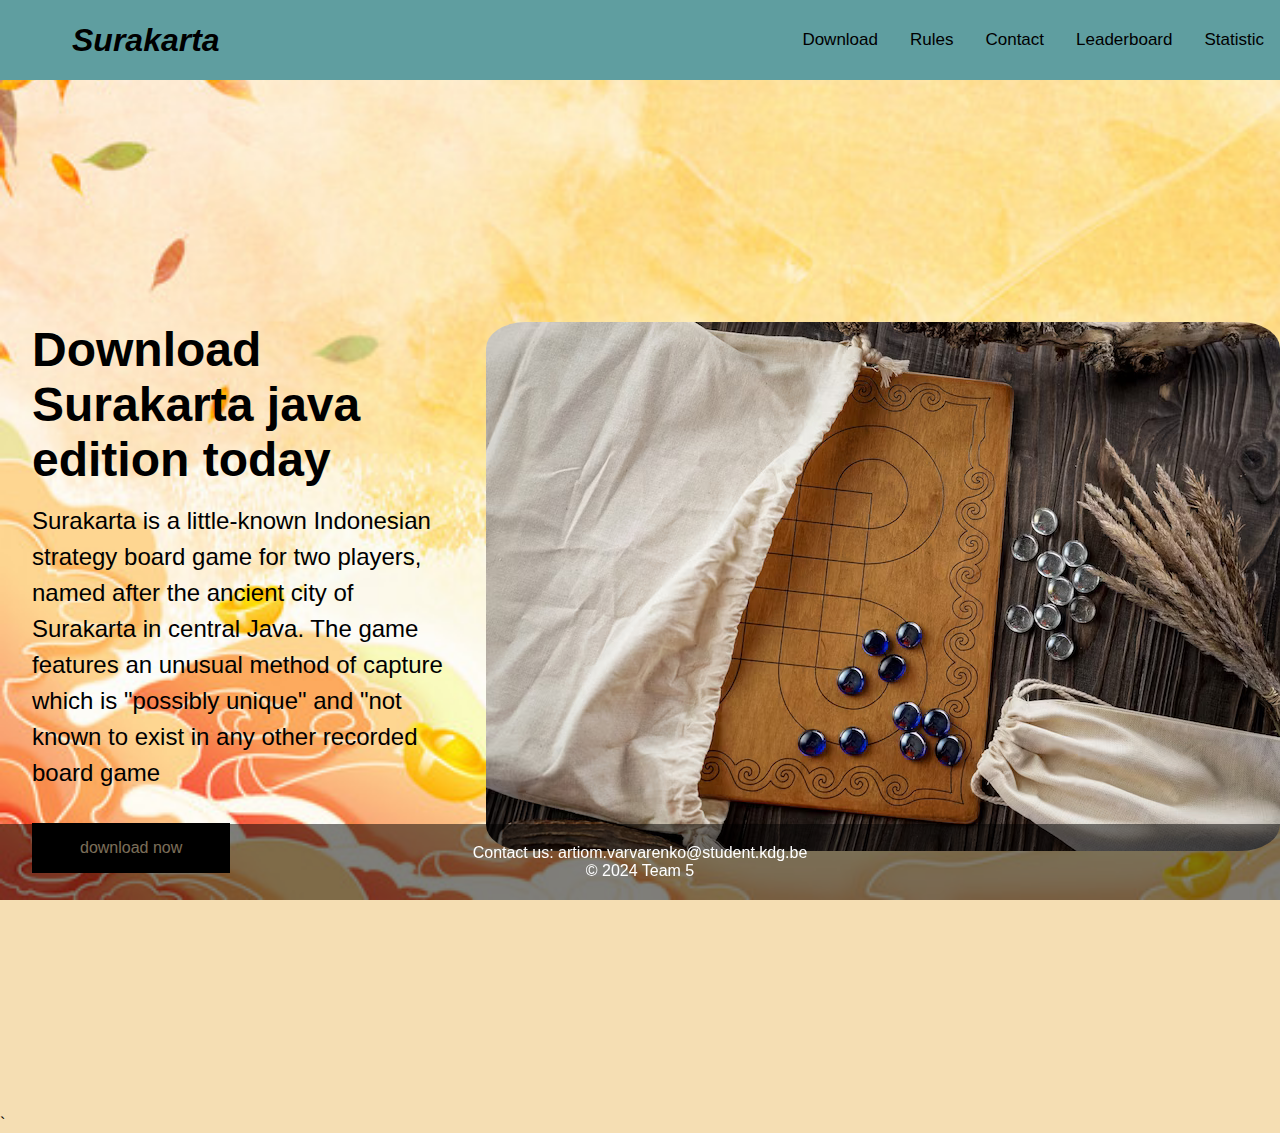
<file: index.html>
<!DOCTYPE html>
<html lang="en">
<head>
    <meta charset="UTF-8">
    <meta name="viewport" content="width=device-width, initial-scale=1.0" />
    <link rel="stylesheet" href="css/index.css">

    <title>Surakarta</title>
</head>
<body>
<nav class="nav">
    <button class="logo"><a style="text-decoration: none" href="index.html">Surakarta</a></button>
    <ul class="nav">
        <li class="nav-item">
            <a href="html/download.html">Download</a>
        </li>
        <li class="nav-item">
            <a href="html/rules.html">Rules</a>
        </li>
        <li class="nav-item">
            <a href="html/contact.html">Contact</a>
        </li>
        <li class="nav-item">
            <a href="html/leaderboard.html">Leaderboard</a>
        </li>
        <li class="nav-item">
            <a href="html/statistics.html">Statistic</a>
        </li>
    </ul>
</nav>
<section class="main text">
    <div class="main-container">
        <div class="column-left">
            <h1>Download Surakarta java edition today</h1>
             <p> Surakarta is a little-known Indonesian strategy board game for two players, named after the ancient city of Surakarta in central Java. The game features an unusual method of capture which is "possibly unique" and "not known to exist in any other recorded board game</p>
            <a href="mailto: artiom.varvarenko@student.kdg.be"><button class="download_button"> download now </button></a>
        </div>
        <div class="right-column">
            <img src="img/index-img.png"
                 alt="Surakarta board v1" class="surakarta-image">
        </div>
    </div>`
</section>
<footer class="transparent-footer">
    <p>Contact us: artiom.varvarenko@student.kdg.be</p>
    <p>© 2024 Team 5</p>
</footer>
</body>
</html>
</file>
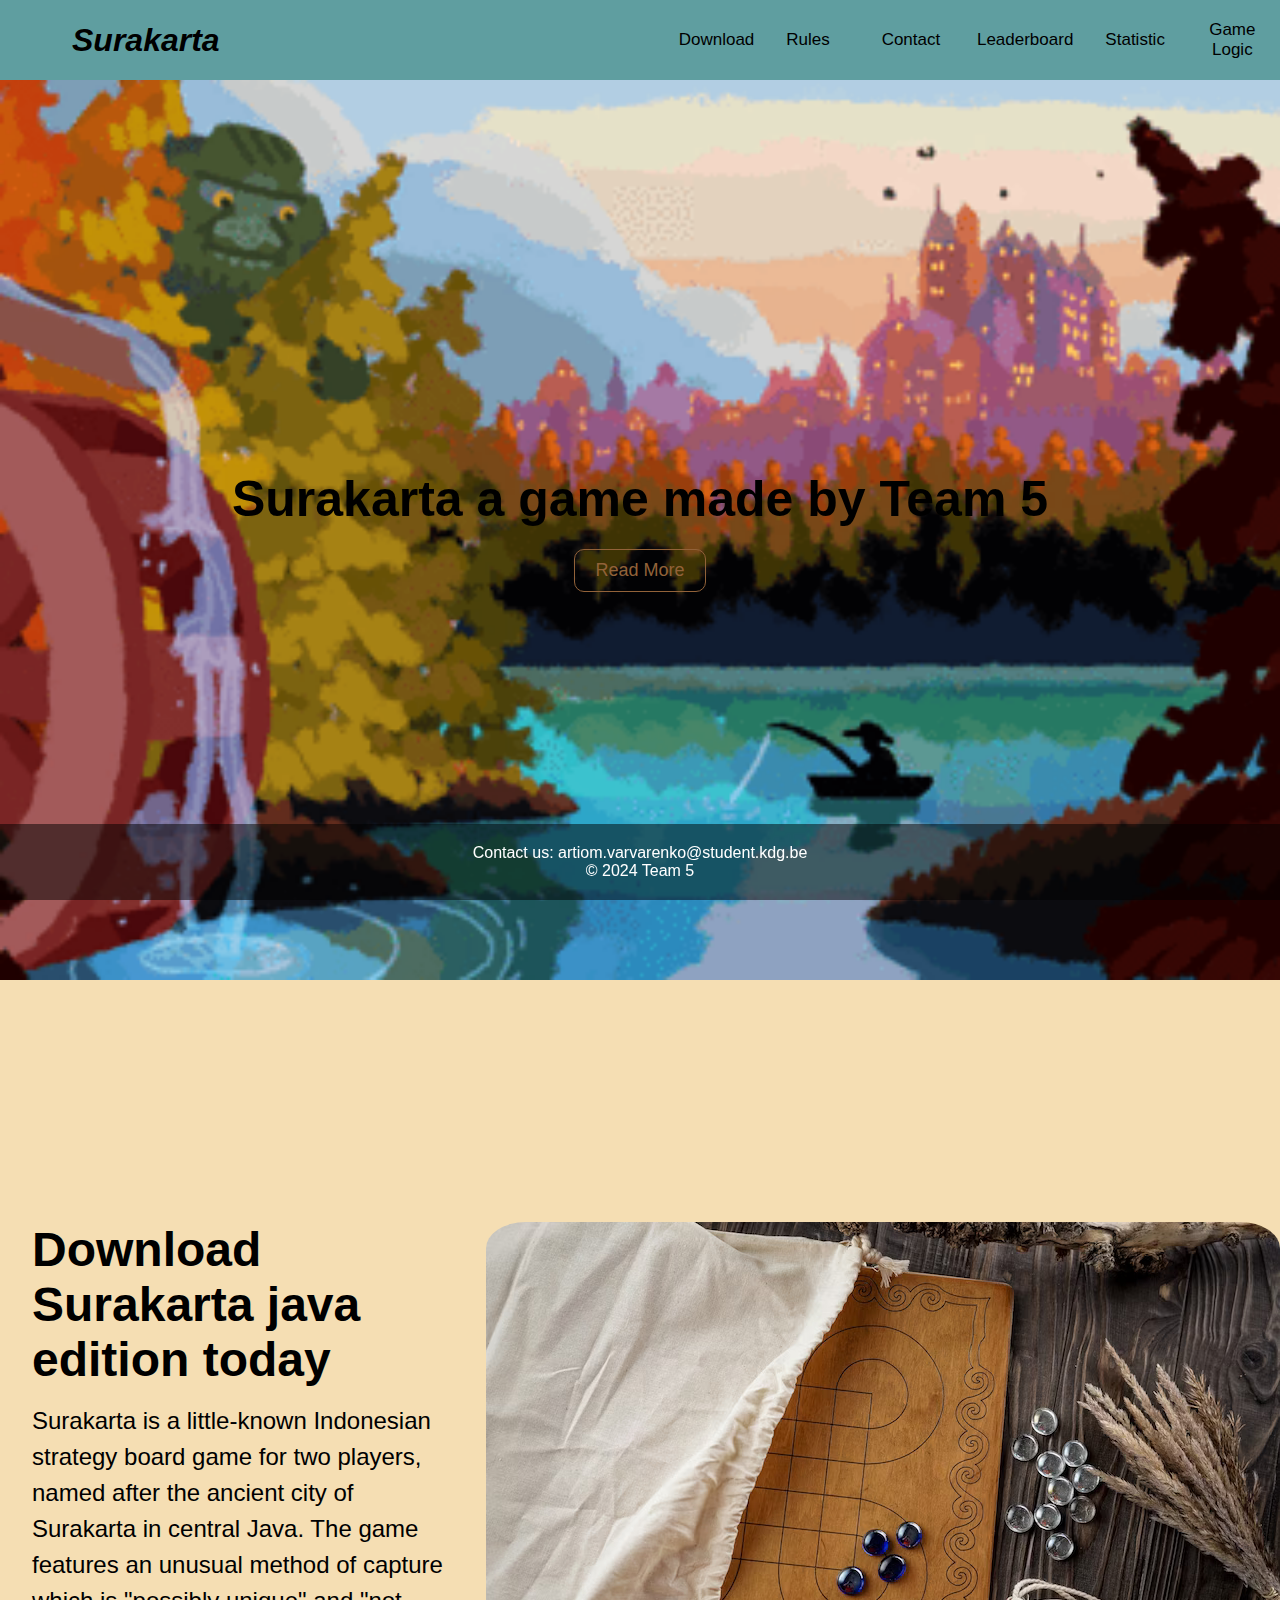
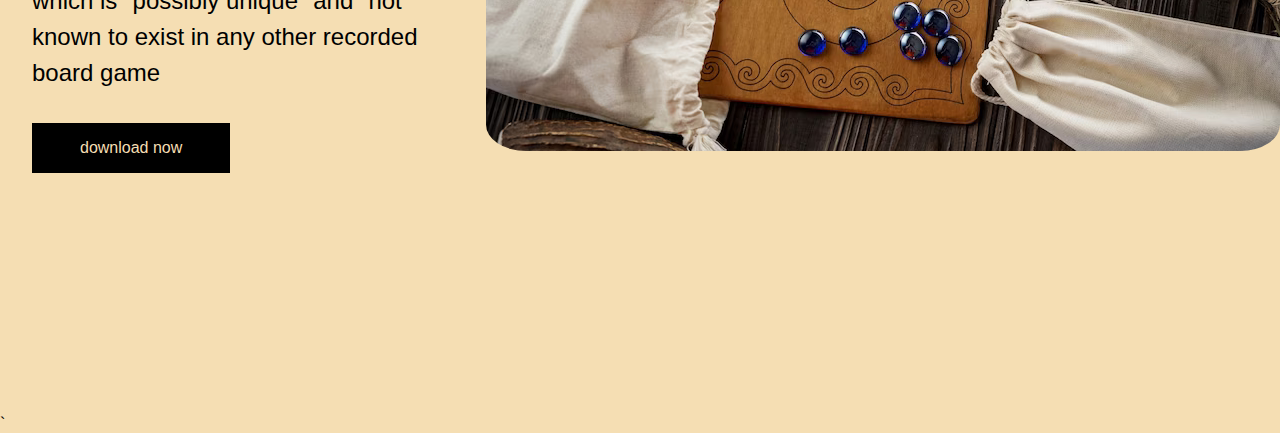
<file: html/index.html>
<!DOCTYPE html>
<html lang="en">
<head>
    <meta charset="UTF-8">
    <meta name="viewport" content="width=device-width, initial-scale=1.0" />
    <link rel="stylesheet" href="../css/index.css">

    <title>Surakarta</title>
</head>
<body>
<nav class="nav">
    <button class="logo"><a style="text-decoration: none" href="index.html">Surakarta</a></button>
    <ul class="nav">
        <li class="nav-item">
            <a href="download.html">Download</a>
        </li>
        <li class="nav-item">
            <a href="rules.html">Rules</a>
        </li>
        <li class="nav-item">
            <a href="contact.html">Contact</a>
        </li>
        <li class="nav-item">
            <a href="leaderboard.html">Leaderboard</a>
        </li>
        <li class="nav-item">
            <a href="statistics.html">Statistic</a>
        </li>
        <li class="nav-item">
            <a href="RulesBasedSystem.html">Game Logic</a>
        </li>
    </ul>
</nav>
<header id="showcase">
    <h1>Surakarta a game made by Team 5</h1>
    <a href="#lol" class="button">Read More</a>
</header>
<section class="main text">
    <div id="lol" class="main-container">
        <div class="column-left">
            <h1>Download Surakarta java edition today</h1>
             <p> Surakarta is a little-known Indonesian strategy board game for two players, named after the ancient city of Surakarta in central Java. The game features an unusual method of capture which is "possibly unique" and "not known to exist in any other recorded board game</p>
            <a href="download.html"><button class="download_button"> download now </button></a>
        </div>
        <div class="right-column">
            <img src="../img/index-img.png"
                 alt="Surakarta board v1" class="surakarta-image">
        </div>
    </div>`
</section>
<footer class="transparent-footer">
    <p>Contact us: artiom.varvarenko@student.kdg.be</p>
    <p>© 2024 Team 5</p>
</footer>
</body>
</html>
</file>
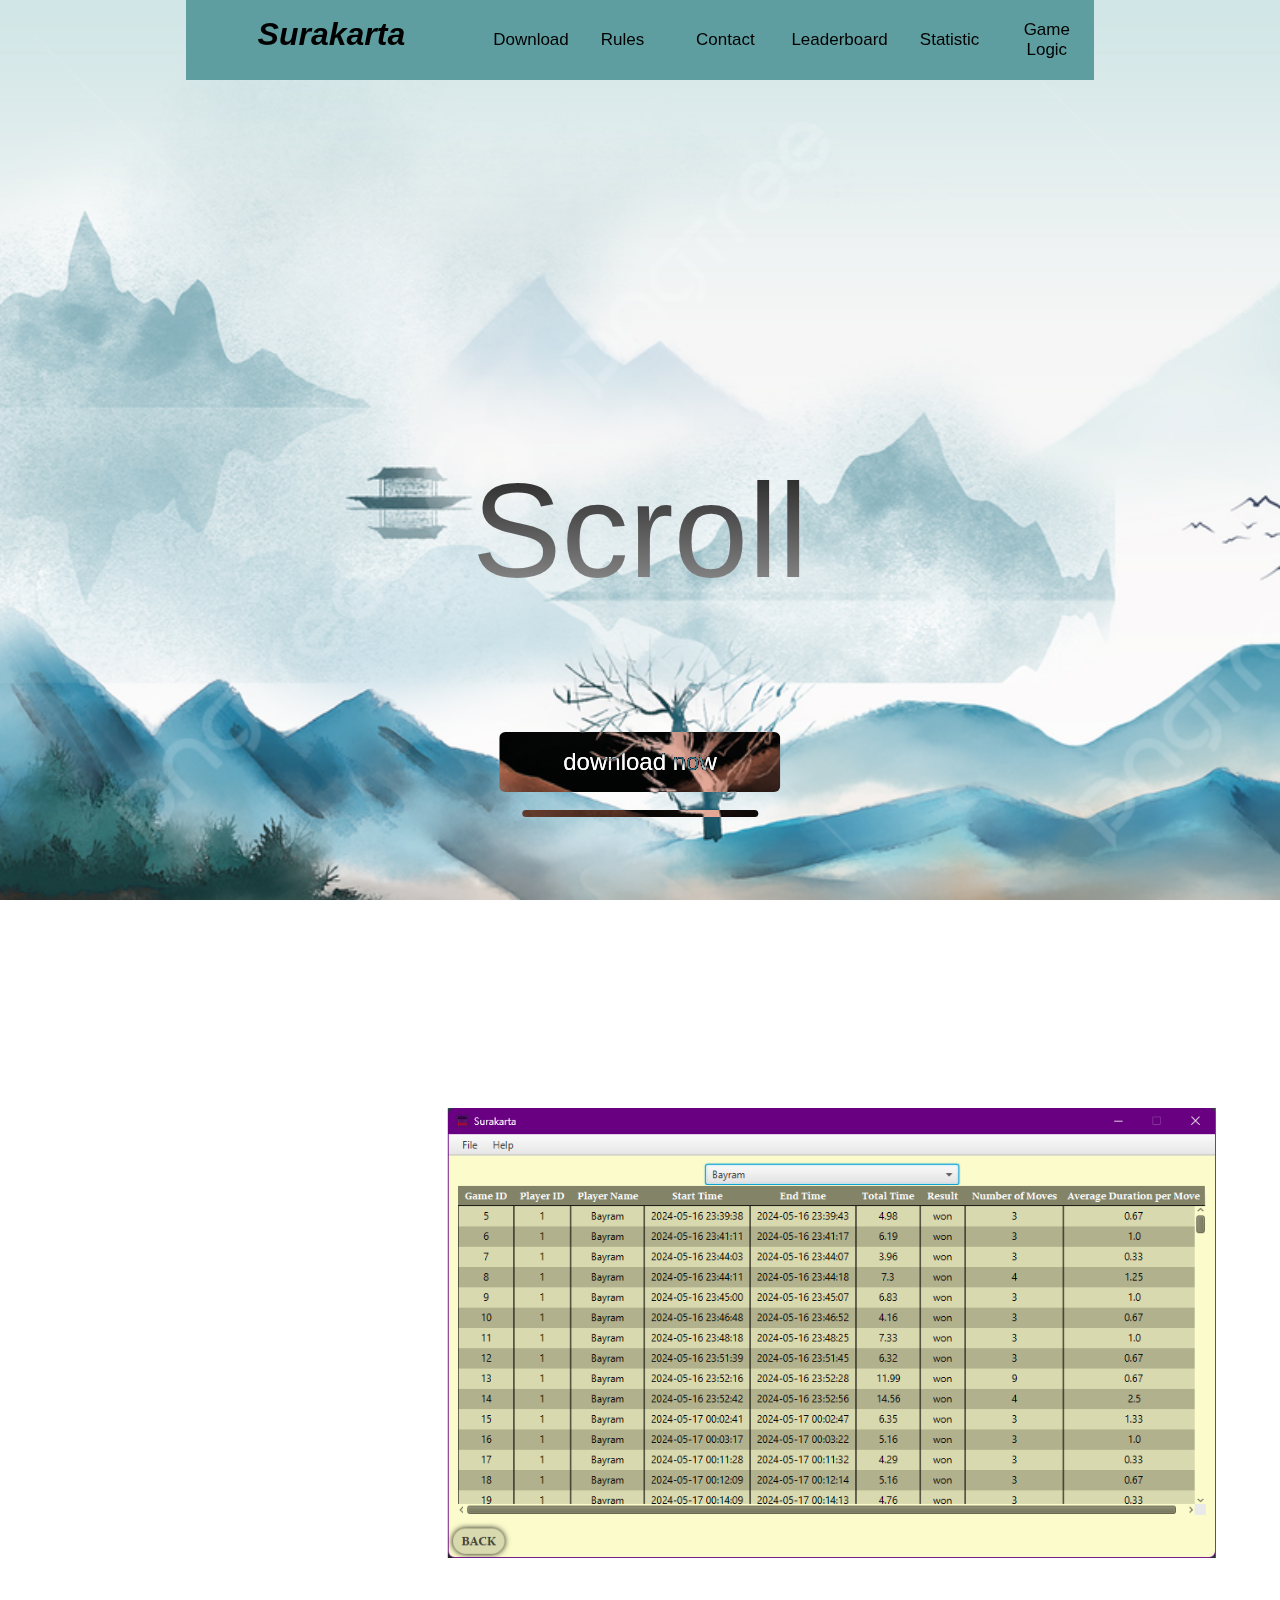
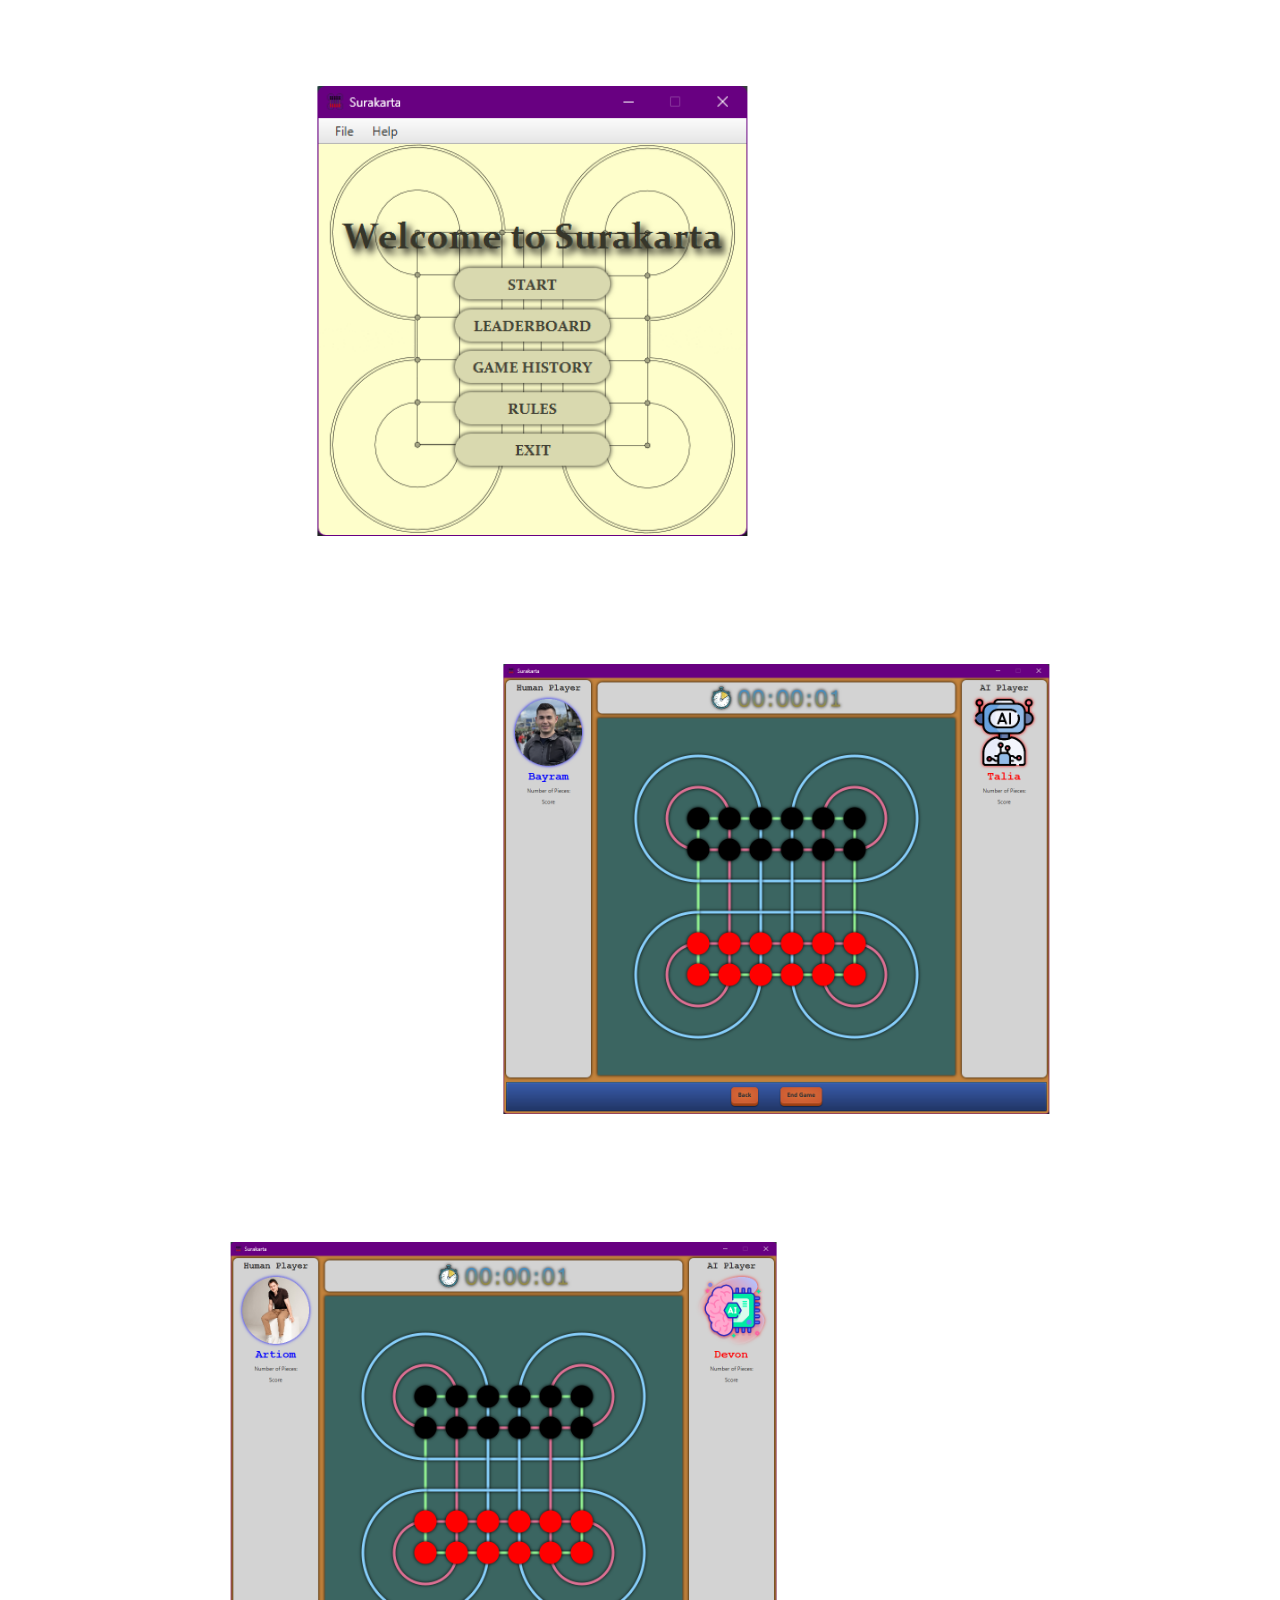
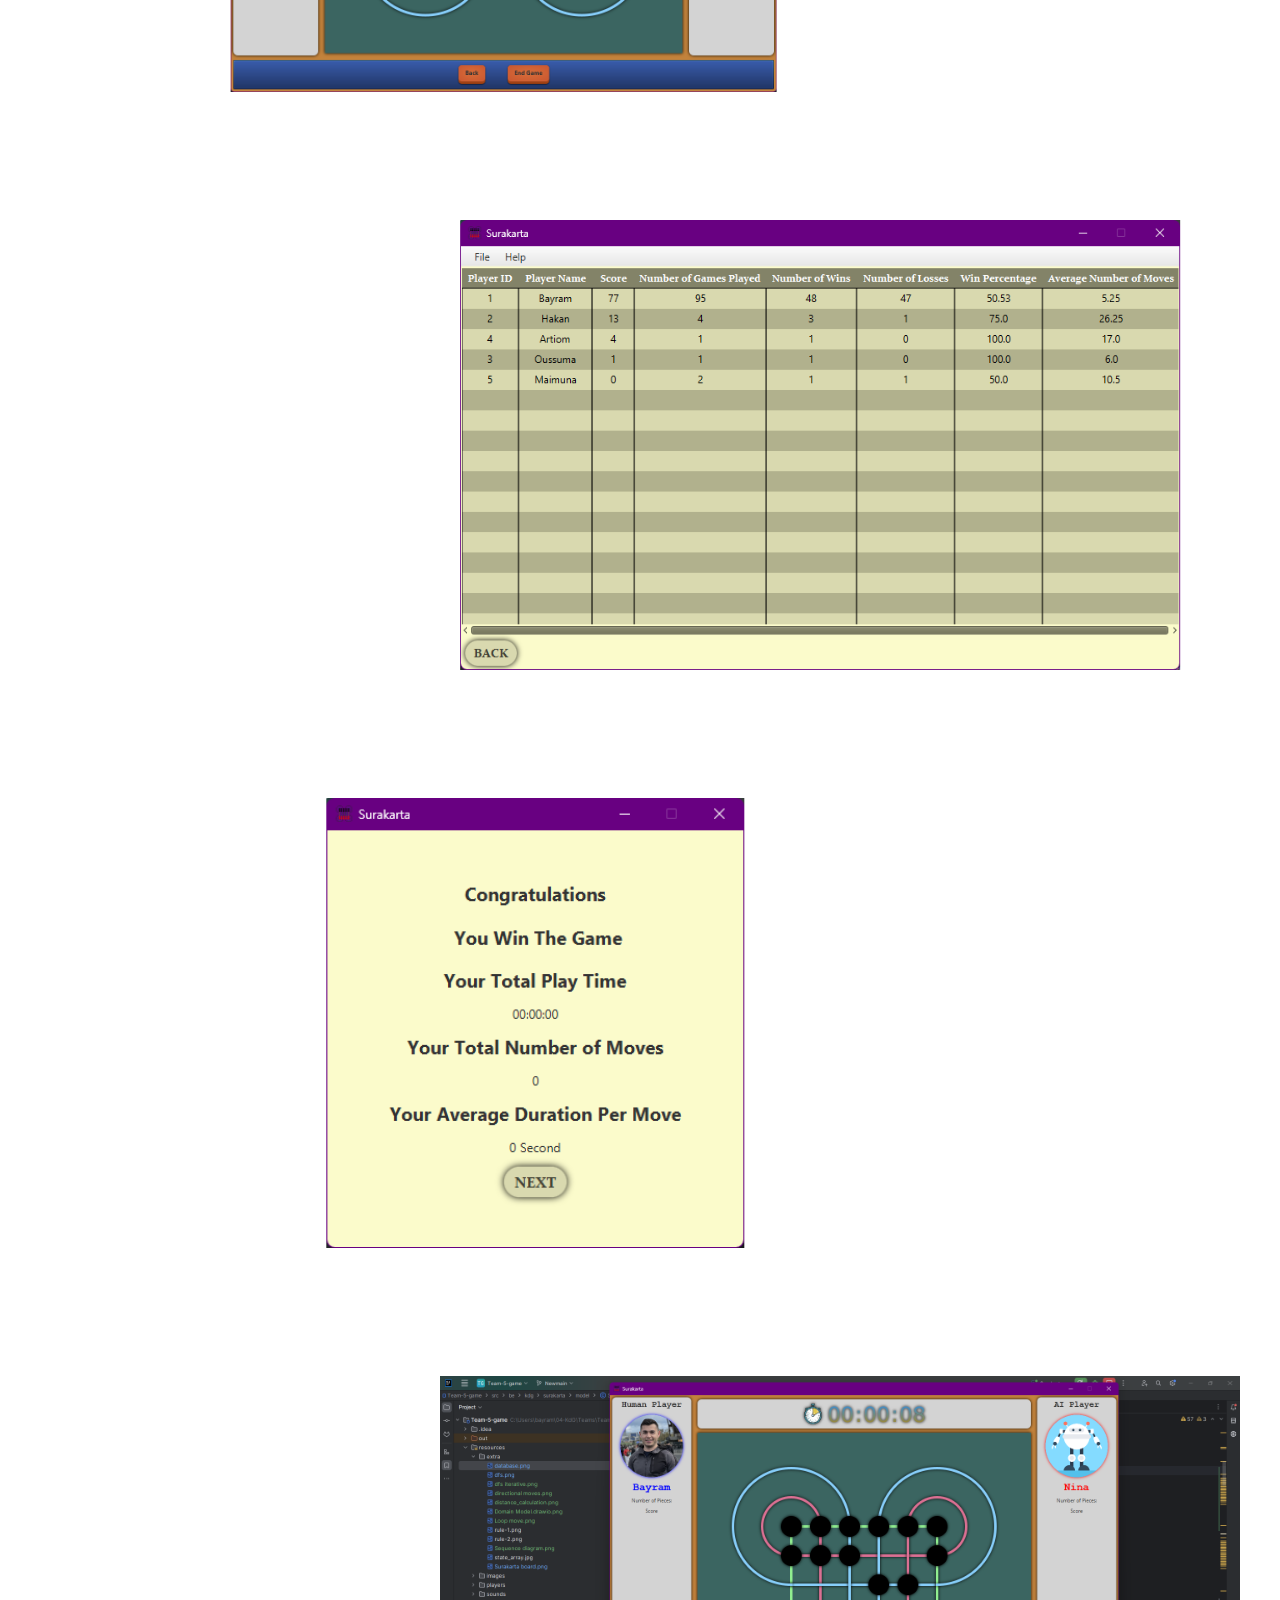
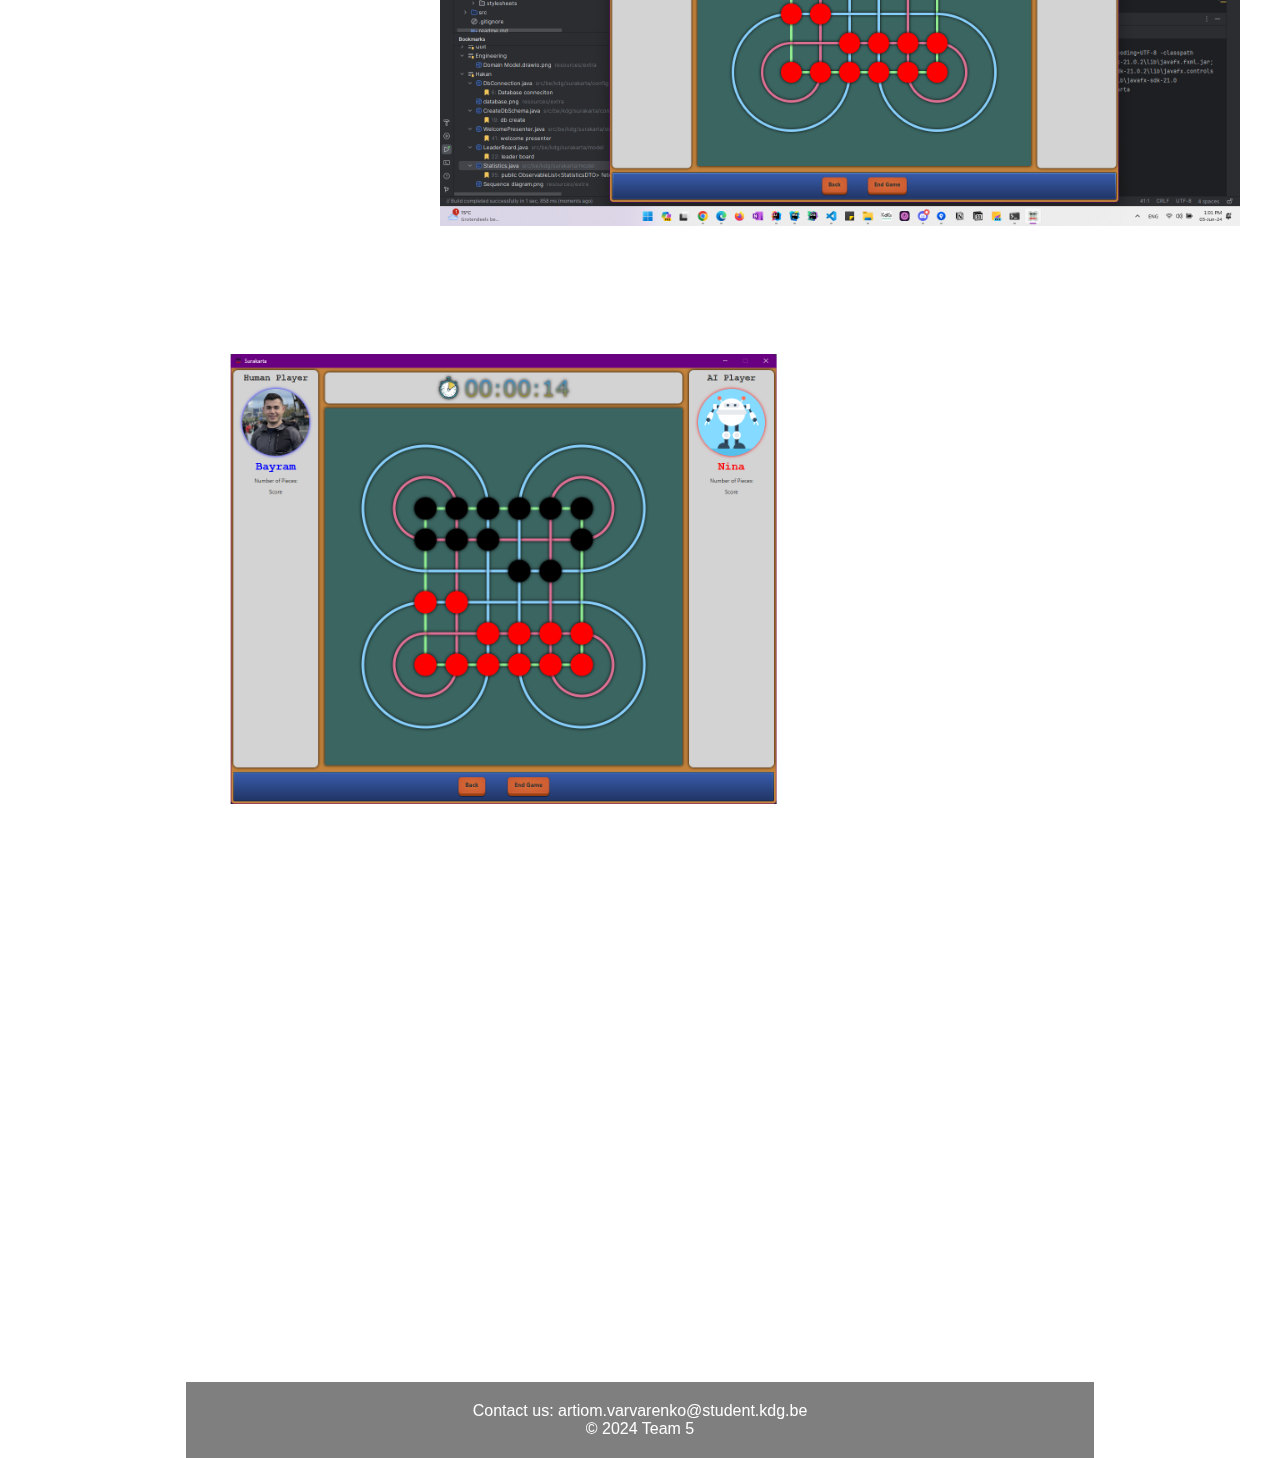
<file: html/download.html>
<!DOCTYPE html>
<html lang="en">
<head>
    <meta charset="UTF-8">
    <meta name="viewport" content="width=device-width, initial-scale=1.0" />
    <link rel="stylesheet" href="../css/download.css">
    <title>about</title>
</head>
<body>
<nav class="nav">
    <button class="logo"><a style="text-decoration: none" href="index.html">Surakarta</a></button>
    <ul class="nav">
        <li class="nav-item">
            <a href="download.html">Download</a>
        </li>
        <li class="nav-item">
            <a href="rules.html">Rules</a>
        </li>
        <li class="nav-item">
            <a href="contact.html">Contact</a>
        </li>
        <li class="nav-item">
            <a href="leaderboard.html">Leaderboard</a>
        </li>
        <li class="nav-item">
            <a href="statistics.html">Statistic</a>
        <li class="nav-item">
            <a href="RulesBasedSystem.html">Game Logic</a>
        </li>
        </li>
    </ul>
</nav>
<main>
    <section>
        <h1>Scroll</h1>
    </section>
    <img src="../img/img1.png" alt="">
    <img src="../img/img2.png" alt="">
    <img src="../img/img3.png" alt="">
    <img src="../img/img4.png" alt="">
    <img src="../img/img5.png" alt="">
    <img src="../img/img6.png" alt="">
    <img src="../img/img7.png" alt="">
    <img src="../img/img8.png" alt="">
    <a href="mailto:artiom.varvarenko@student.kdg.be"><button id="downloadnow">
        download now
    </button></a>
</main>
<footer class="transparent-footer">
    <p>Contact us: artiom.varvarenko@student.kdg.be</p>
    <p>© 2024 Team 5</p>
</footer>
</body>
</html>
</file>
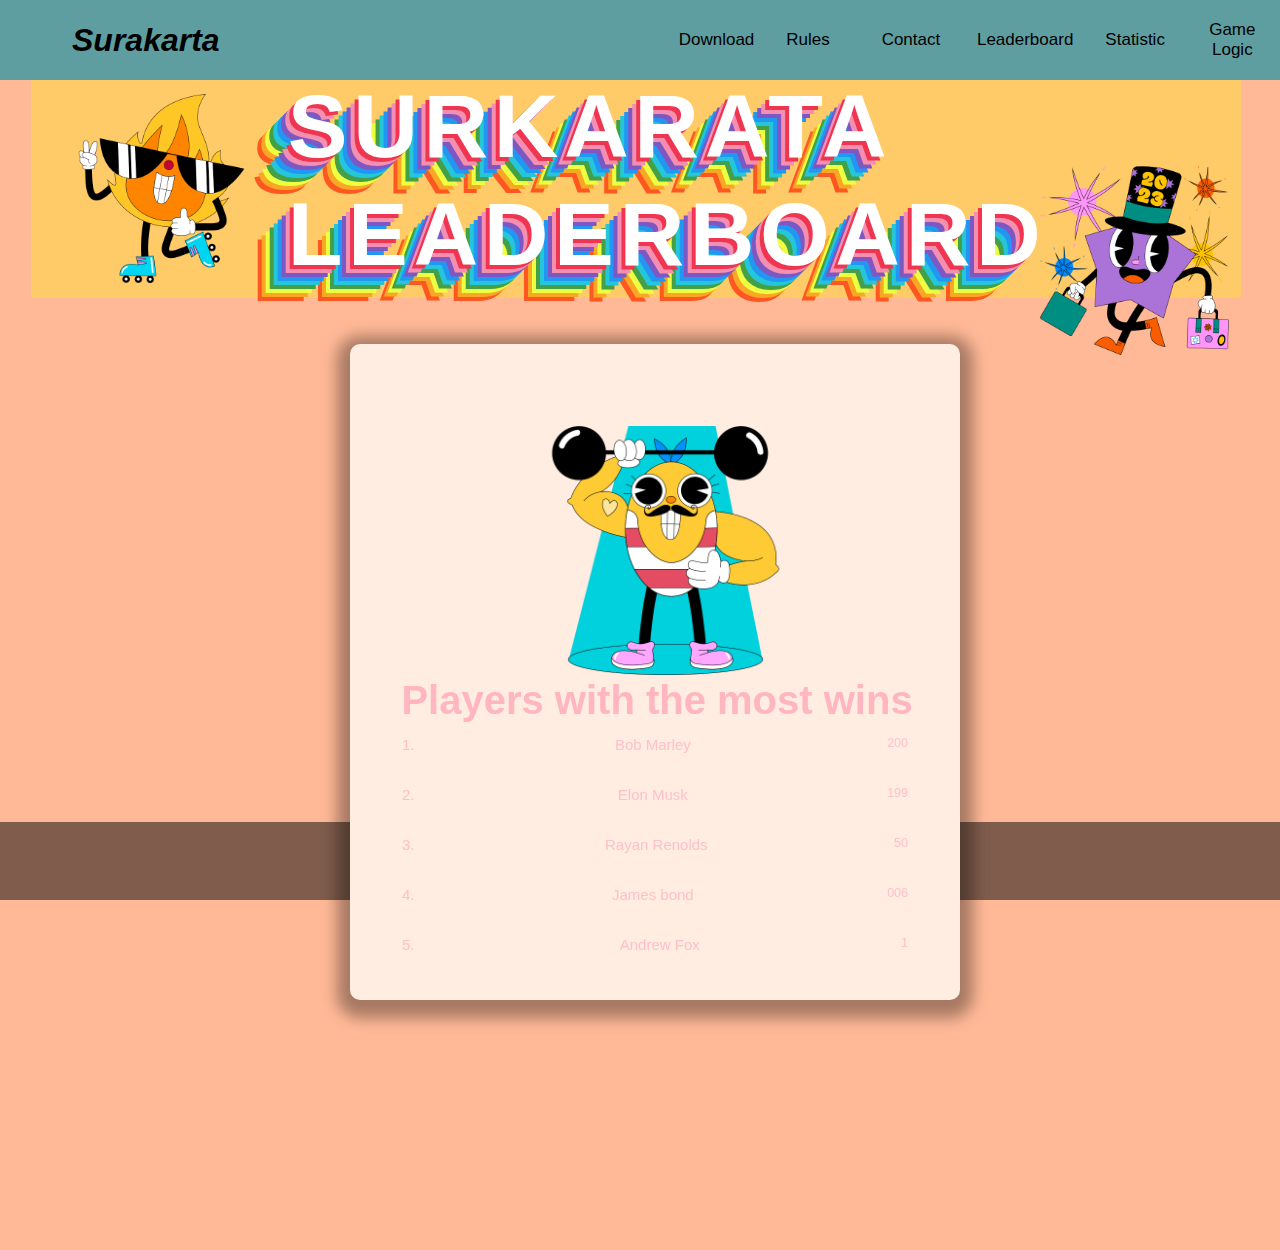
<file: html/leaderboard.html>
<!DOCTYPE html>
<html lang="en">
<head>
    <meta charset="UTF-8">
    <title>leaderboard</title>
    <link rel="stylesheet" href="../css/leaderboard.css">

</head>
<body>
<nav class="nav">
    <button class="logo"><a style="text-decoration: none" href="index.html">Surakarta</a></button>
    <ul class="nav">
        <li class="nav-item">
            <a href="download.html">Download</a>
        </li>
        <li class="nav-item">
            <a href="rules.html">Rules</a>
        </li>
        <li class="nav-item">
            <a href="contact.html">Contact</a>
        </li>
        <li class="nav-item">
            <a href="leaderboard.html">Leaderboard</a>
        </li>
        <li class="nav-item">
            <a href="statistics.html">Statistic</a>
        </li>
        <li class="nav-item">
            <a href="RulesBasedSystem.html">Game Logic</a>
        </li>
    </ul>
</nav>
<main>
    <div class="dashboard">

        <div class="profile box">
            <div>
                <img class="podium" src="../img/fire.png" alt="poduim"/>
                <h1>Surkarata LeaderBoard</h1>
            </div>
<!--            <h2>The players with the highest score get their names put up here</h2>-->
            <img class="trophy" alt="sun" src="../img/new-year.png" />
        </div>
    </div>


    <div class="profile container">
    <div class="leaderboard">
        <div class="head">
            <div>
                <img class="circus" src="../img/circus.png" alt="poduim"/>
            <h2>Players with the most wins</h2>
        </div>
        <div class="body">
            <ol>
                <li>
                    <mark>Bob Marley</mark>
                    <small>200</small>
                </li>
                <li>
                    <mark>Elon Musk</mark>
                    <small>199</small>
                </li>
                <li>
                    <mark>Rayan Renolds</mark>
                    <small>50</small>
                </li>
                <li>
                    <mark>James bond</mark>
                    <small>006</small>
                </li>
                <li>
                    <mark>Andrew Fox</mark>
                    <small>1</small>
                </li>
            </ol>
        </div>
    </div>
</div>
</div>
</main>

<footer class="transparent-footer">
    <p>Contact us: artiom.varvarenko@student.kdg.be</p>
    <p>© 2024 Team 5</p>
</footer>
</body>
</html>
</file>
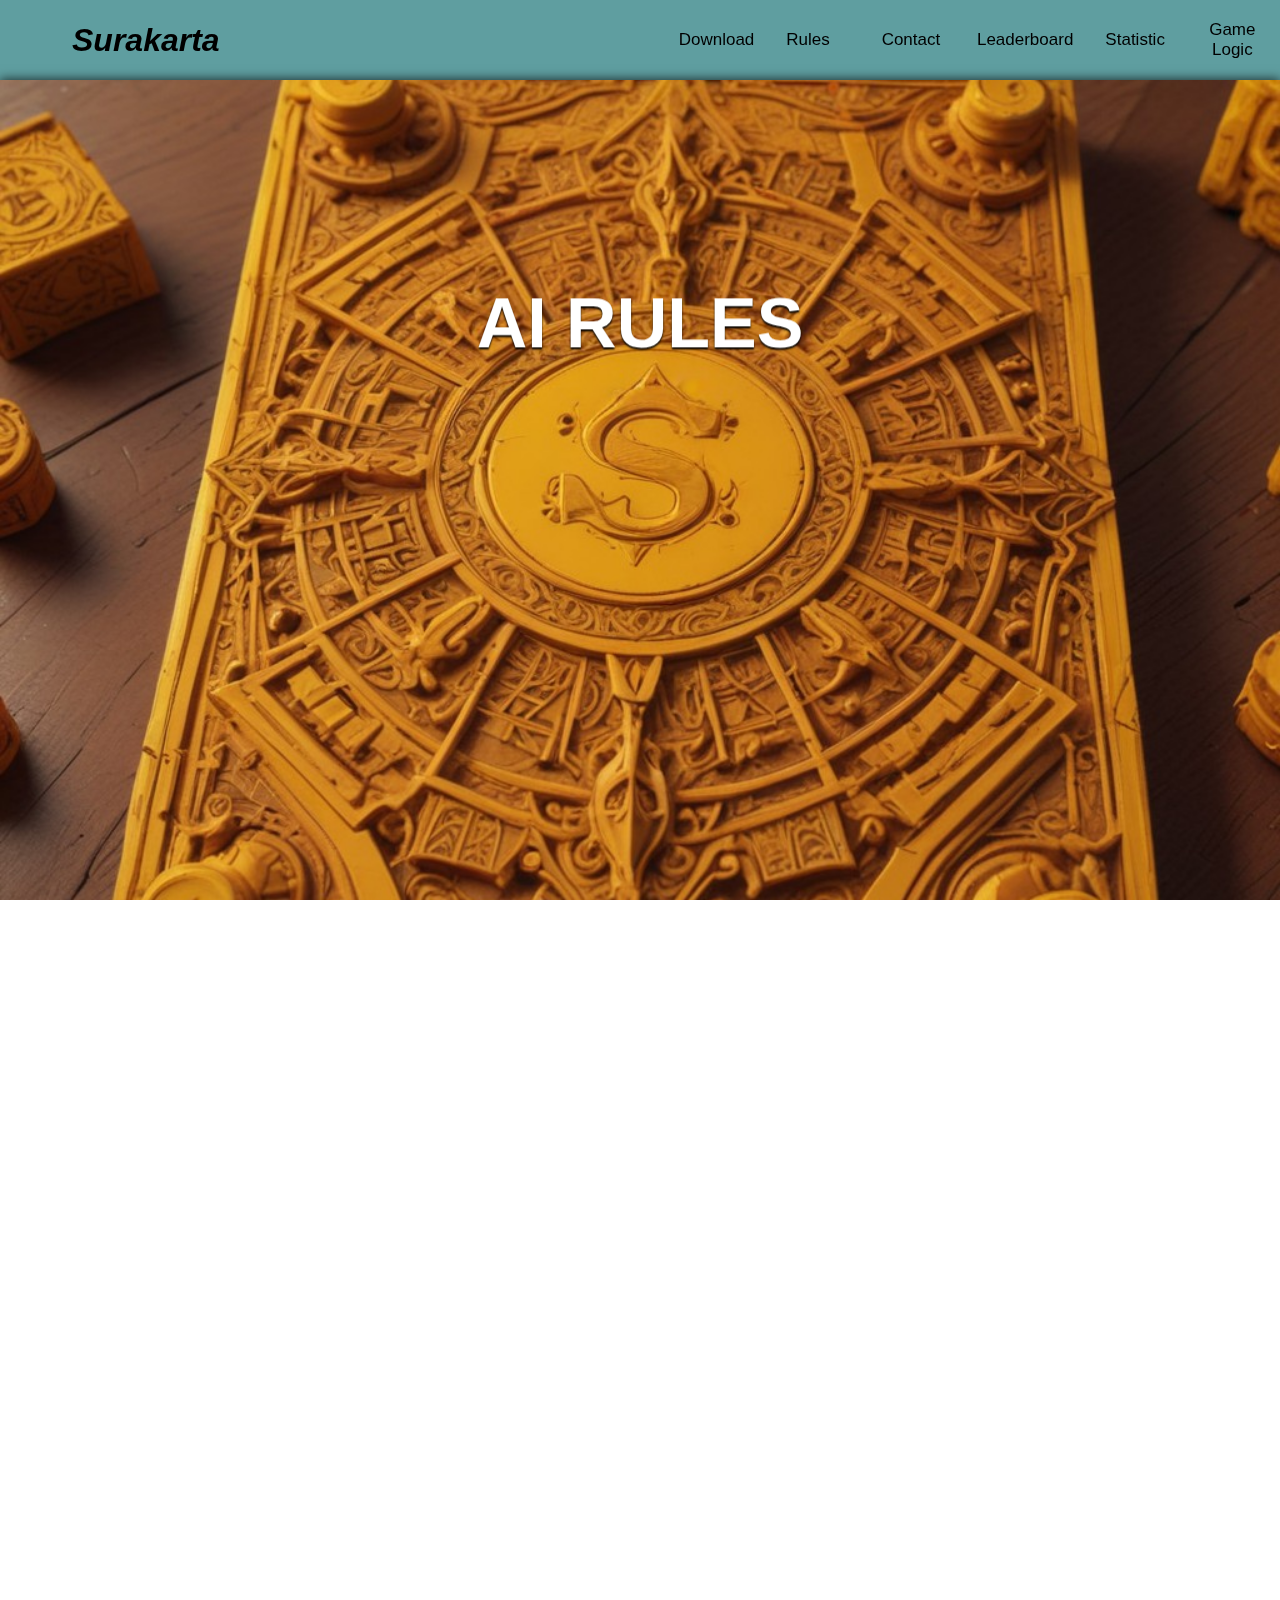
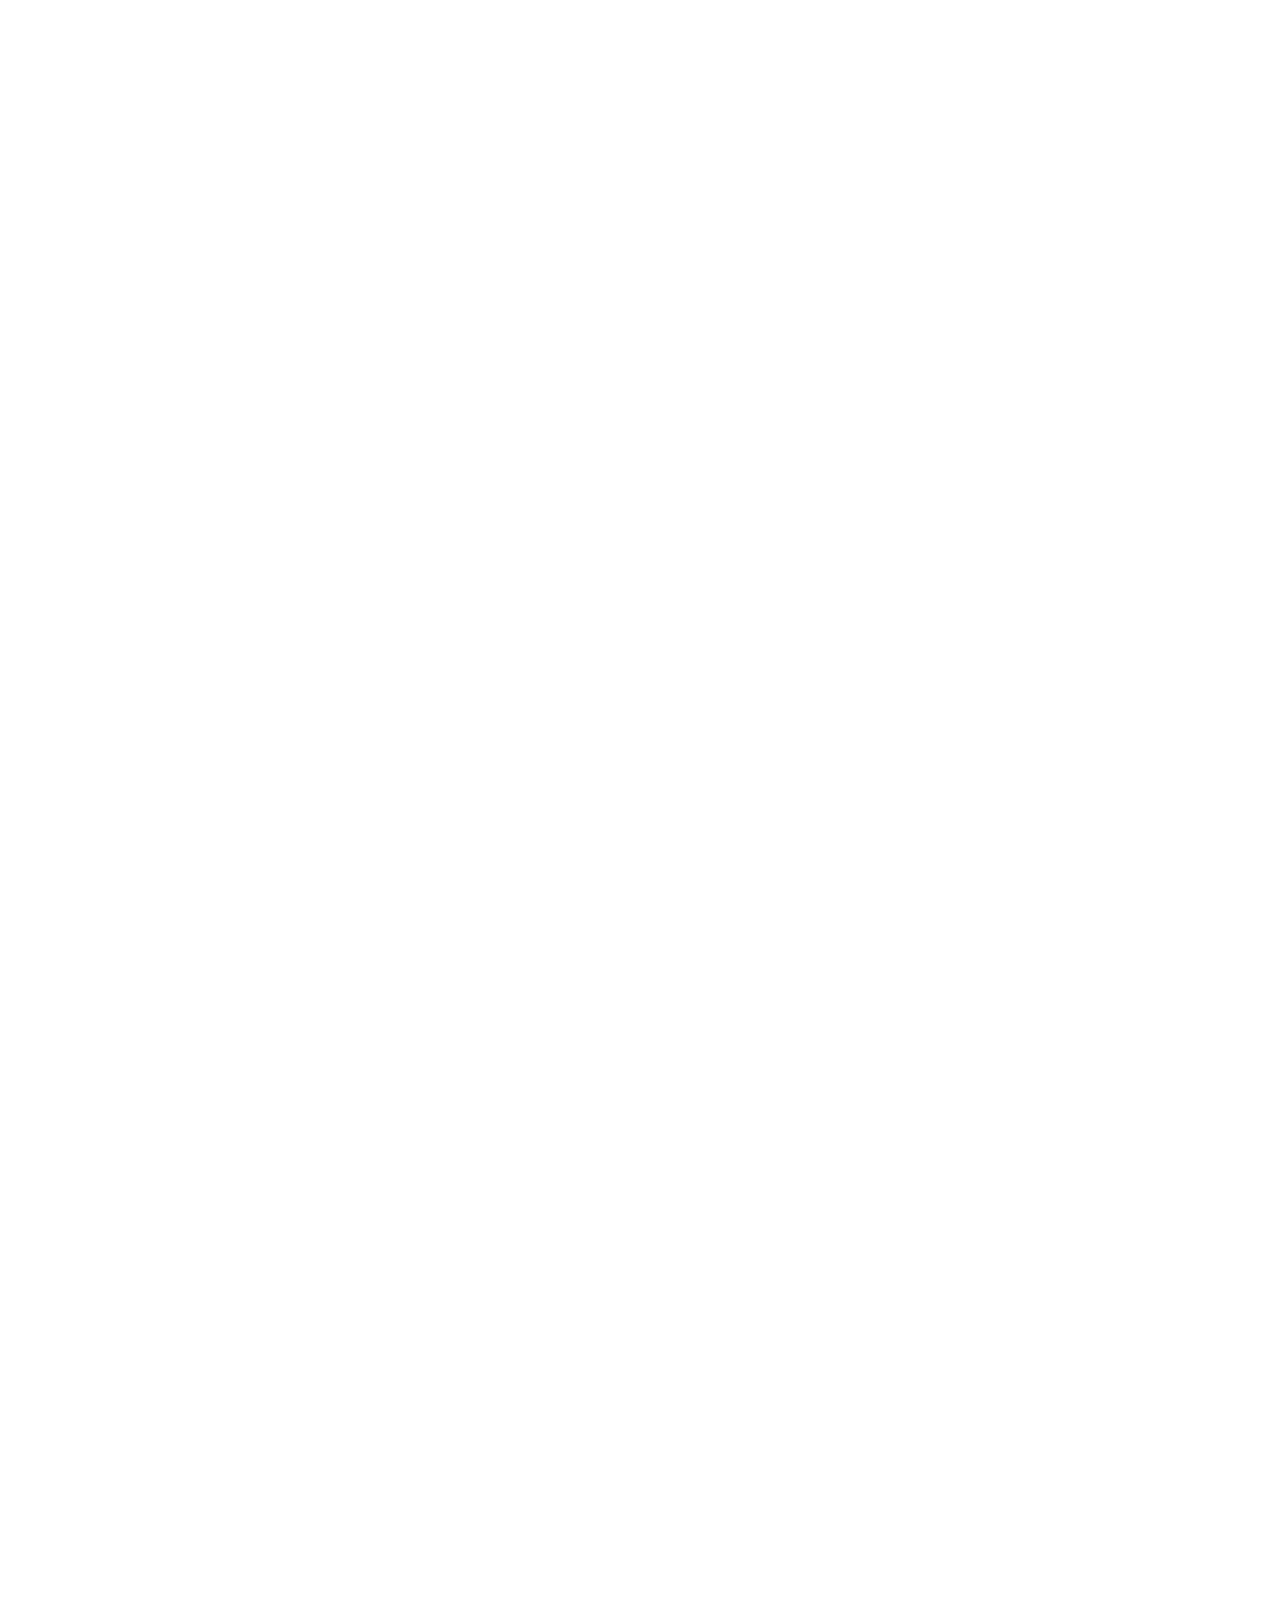
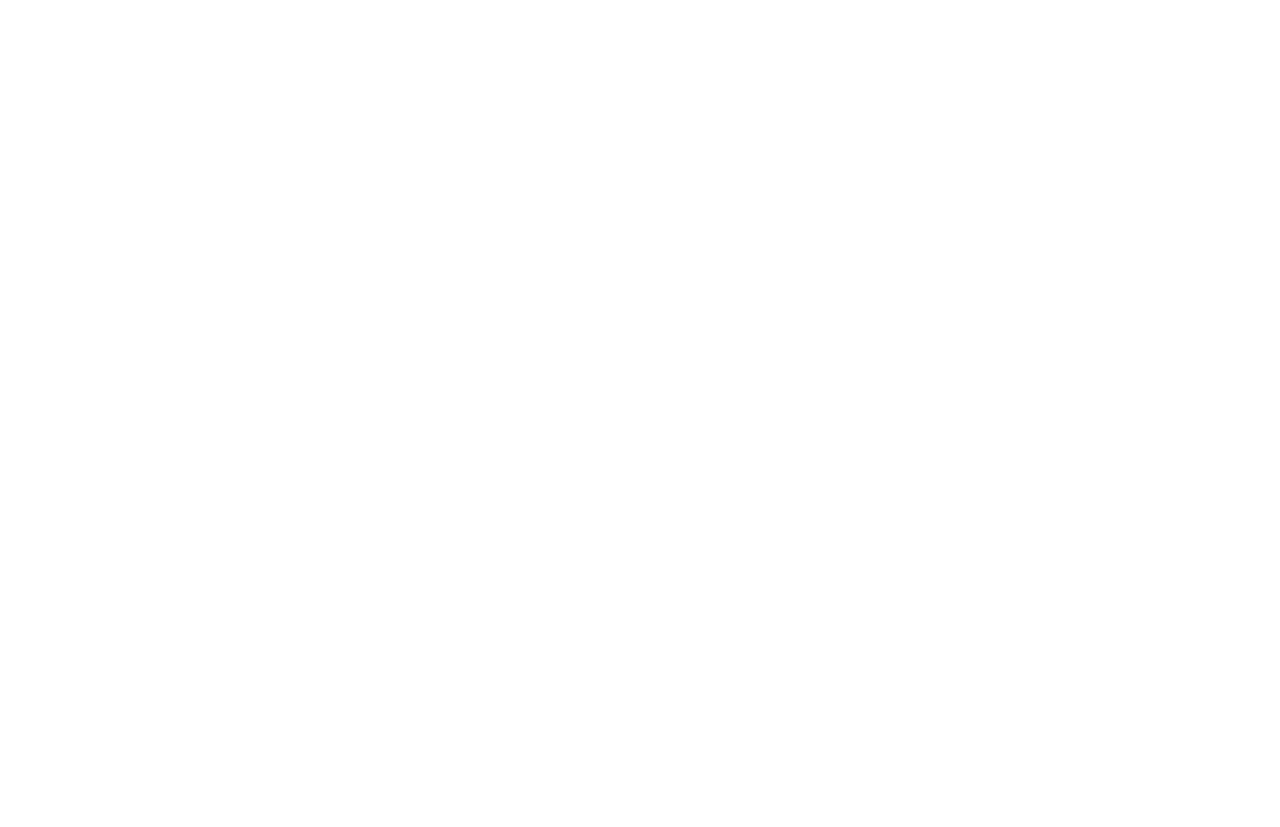
<file: html/RulesBasedSystem.html>
<!DOCTYPE html>
<html lang="en">
<head>
    <meta charset="UTF-8">
    <title>Rules</title>
    <link rel="stylesheet" href="../css/rulebased.css">
</head>
<body>

<nav class="nav">
    <button class="logo"><a style="text-decoration: none" href="index.html">Surakarta</a></button>
    <ul class="nav">
        <li class="nav-item">
            <a href="download.html">Download</a>
        </li>
        <li class="nav-item">
            <a href="rules.html">Rules</a>
        </li>
        <li class="nav-item">
            <a href="contact.html">Contact</a>
        </li>
        <li class="nav-item">
            <a href="leaderboard.html">Leaderboard</a>
        </li>
        <li class="nav-item">
            <a href="statistics.html">Statistic</a>
        </li>
        <li class="nav-item">
            <a href="RulesBasedSystem.html">Game Logic</a>
        </li>
    </ul>
</nav>
<div id="title" class="slide header">
    <h1>AI RULES</h1>
</div>

<div id="slide1" class="slide">
    <div class="title">
        <h1>End the Game: AI’s Winning Move </h1>
        <p> Our first rule specifies to the ai that if it captures the last piece the game ends</p>
        <img src="../img/ai/img.png">
        <img src="../img/ai/img_1.png">
    </div>
</div>

<div id="slide2" class="slide">
    <div class="title">
        <h1> Good Move: AI's Most advantages Move</h1>
        <p>In this scenario, AI has 6 moves positions.
            AI will prioritize the move where it captures an opponent’s piece from the list of possible moves.
        </p>

        <p>  AI also will check;
        If the player can capture one of the AI's pieces in the next move, the AI will not make that move. Instead, AI will choose another possible move from its move list. Thereby, AI will strategically selects moves that result in gaining score.
        </p>

        <p>  Consequently, AI will select the most advantages move between possible moves.
        </p>
    </div>
    <img class="image" src="../img/ai/img_2.png">
    <img src="../img/ai/img_3.png">
</div>

<div id="slide5" class="slide header">
    <h1>Enjoy the game</h1>
</div>
<footer class="transparent-footer">
    <p>Contact us: artiom.varvarenko@student.kdg.be</p>
    <p>© 2024 Team 5</p>
</footer>
</body>
</html>
</file>
<file: css/index.css>
* {
    box-sizing: border-box;
    margin: 0;
    padding: 0;
    font-family: "Lucida Sans Unicode", "Lucida Grande", "Lucida sans",arial,sans-serif;
}

html { overflow-y: scroll; }
body { position: absolute; }

#showcase{
    background-image: url("../img/IM.gif");
    background-size:cover;
    background-position:center;
    height:100vh;
    display:flex;
    flex-direction:column;
    justify-content:center;
    align-items:center;
    text-align:center;
    padding:0 20px;
    z-index:2;
}

#showcase h1{
    font-size:50px;
    line-height:1.2;
}

#showcase p{
    font-size:20px;
}

#showcase .button{
    font-size:18px;
    text-decoration:none;
    color:#926239;
    border:#926239 1px solid;
    padding:10px 20px;
    border-radius:10px;
    margin-top:20px;
}

#showcase .button:hover{
    background:#926239;
    color:#fff;
}


.main-container {
    display: grid;
    place-content: center;
    min-height: 115vh;
    background-attachment: fixed;
    background-image: url("../img/backgrounds/index_bg.jpg");
    background-repeat: no-repeat;
    background-size: cover;
}

nav{
    height: 80px;
    background: cadetblue;
    display: flex;
    justify-content: space-between;
    padding: 0rem calc((100vw - 1300px) / 2)
}

.nav-item a {
    float: left;
    color: #000;
    text-align: center;
    padding: 14px 16px;
    text-decoration: none;
    font-size: 17px;
    position: relative;
}

/* Create the underline element */
.nav-item a::before {
    content: "";
    position: absolute;
    width: 100%;
    height: 2px;
    bottom: 0;
    left: 0;
    background-color: white;
    visibility: hidden;
    transform: scaleX(0);
    transition: all 0.3s ease-in-out 0s;
}

/* Show the underline on hover */
.nav-item a:hover::before {
    visibility: visible;
    transform: scaleX(1);
}

.nav-item{list-style: none;
    background: cadetblue;
    justify-content: flex-start;
    width: 100%;
    text-decoration: none;

}

ul{display: flex;
    flex-direction: row;
    flex-wrap: nowrap;
    align-content: center;
    justify-content: center;
    align-items: center;}

.logo{ color: black;
    font-size: 1.5rem;
    font-weight:bold;
    font-style: italic;
    padding: 0 2rem;

}
.logo{
    padding: 1rem 3rem;
    font-size: 2rem;
    border: none;
    color: wheat;
    background: cadetblue;
    cursor: pointer;

}
.logo:hover{
    background:cadetblue;
    color: indigo;
}
nav a{
    text-decoration:none;
    color: black;
    padding: 0 1.5rem;

}
nav a:hover{
    color: white
}

.main{background:wheat}

.main-container{
    display:grid;
    grid-template-columns: 1fr 1fr;
    height: 95vh;
    padding: 3rem calc((100vw - 1300px) / 2)

}
.column-left{
    display: flex;
    flex-direction: column;
    justify-content: center;
    /*align-items: flex-start;*/
    color: black;
    padding: 0rem 2rem;
}

.column-left h1{
    margin-bottom: 1rem;
    font-size: 3rem;

}
.column-left p {
    margin-bottom: 2rem;
    font-size: 1.5rem;
    line-height: 1.5;
}
.download_button{
    padding: 1rem 3rem;
    font-size: 1rem;
    border: none;
    color: wheat;
    background: black;
    cursor: pointer;
}

.download_button:hover{
    background:black;
    color: indigo;
}

.right{
    display: flex;
    justify-content: center;
    padding: 0rem 2rem;
}

.main-image{
    width:100%;
    height:100%;
}

.p {
    position: relative;
    animation: float 3s ease-in-out infinite;
}

img{
    border-radius: 5%;
}

.transparent-footer {
    background-color: rgba(0, 0, 0, 0.5); /* Black background with 50% opacity */
    color: white; /* White text color */
    text-align: center; /* Center the text */
    padding: 20px 0; /* Add some padding */
    position: fixed; /* Fix the footer at the bottom */
    left: 0;
    bottom: 0;
    width: 100%; /* Full width */
}
</file>
<file: css/download.css>
* {
    box-sizing: border-box;
    margin: 0;
    padding: 0;
    font-family: "Lucida Sans Unicode", "Lucida Grande", "Lucida sans", arial, sans-serif;

}

body {
    display: grid;
    place-content: center;
    min-height: 115vh;
    background-attachment: fixed;
    background-image: url("../img/backgrounds/download_bg.png");
    background-repeat: no-repeat;
    background-size: cover;
}



nav{
    height: 80px;
    background: cadetblue;
    display: flex;
    justify-content: space-between;
    padding: 0rem calc((100vw - 1300px) / 2)
}

.nav-item a {
    float: left;
    color: #000;
    text-align: center;
    padding: 14px 16px;
    text-decoration: none;
    font-size: 17px;
    position: relative;
}

/* Create the underline element */
.nav-item a::before {
    content: "";
    position: absolute;
    width: 100%;
    height: 2px;
    bottom: 0;
    left: 0;
    background-color: white;
    visibility: hidden;
    transform: scaleX(0);
    transition: all 0.3s ease-in-out 0s;
}

/* Show the underline on hover */
.nav-item a:hover::before {
    visibility: visible;
    transform: scaleX(1);
}

.nav-item{list-style: none;
    background: cadetblue;
    justify-content: flex-start;
    width: 100%;
    text-decoration: none;

}

ul{display: flex;
    flex-direction: row;
    flex-wrap: nowrap;
    align-content: center;
    justify-content: center;
    align-items: center;}

.logo{ color: black;
    font-size: 1.5rem;
    font-weight:bold;
    font-style: italic;
    padding: 0 2rem;

}
.logo{
    padding: 1rem 3rem;
    font-size: 2rem;
    border: none;
    color: wheat;
    background: cadetblue;
    cursor: pointer;

}
.logo:hover{
    background:cadetblue;
    color: indigo;
}
nav a{
    text-decoration:none;
    color: black;
    padding: 0 1.5rem;

}
nav a:hover{
    color: white
}

#downloadnow {
    position: fixed;
    bottom: 3rem;
    left: 50%;
    translate: -50% 0;
    font-size: 1.5rem;
    font-weight: 80;
    padding: 1rem 4rem;
    border-radius: 6px;
    border: 0;
    mix-blend-mode: difference;
    transition: filter 0.2s;
    background: white;
    color: black;
}

#downloadnow:before {
    content: "download now";
    position: absolute;
    inset: 0;
    display: grid;
    place-items: center;
    z-index: 2;
    mix-blend-mode: unset;
}

#downloadnow::after {
    content: "";
    left: 8%;
    right: 8%;
    height: 12%;
    top: 130%;
    background: white;
    position: absolute;
    border-radius: 100px;
    mix-blend-mode: difference;
}

#downloadnow:is(:hover, :focus-visible) {
    filter: brightness(0.5);
}

h1 {
    font-weight: 120;
    background: linear-gradient(hsl(0 0% 10%), hsl(0 0% 60%));
    background-clip: text;
    -webkit-background-clip: text;
    color: transparent;
}

section {
    height: 100vh;
    display: grid;
    place-items: center;
    font-size: clamp(2rem, 4vw + 1rem, 8rem);
}

main {
    display: grid;
    gap: 8rem;
    justify-items: center;
    padding-bottom: 50vh;
}

img {
    height: 50vh;
}

img:nth-of-type(even) {
    translate: -25% 0;
}

img:nth-of-type(odd) {
    translate: 25% 0;
}

button:hover{
    cursor: pointer;
}

button{
    margin-bottom: 60px;
}

.transparent-footer {
    background-color: rgba(0, 0, 0, 0.5); /* Black background with 50% opacity */
    color: white; /* White text color */
    text-align: center; /* Center the text */
    padding: 20px 0; /* Add some padding */
    left: 0;
    bottom: 0;
    width: 100%;
}
</file>
<file: css/leaderboard.css>
* {
    box-sizing: border-box;
    margin: 0;
    padding: 0;
    font-family: "Lucida Sans Unicode", "Lucida Grande", "Lucida sans",arial,sans-serif;

}

nav{
    position: fixed;
    top:0;
    height: 80px;
    width: 100%;
    background-color: cadetblue;
    background-attachment: fixed;
    background-size: cover;
    display: flex;
    justify-content: space-between;
    padding: 0rem calc((100vw - 1300px) / 2)
}

.nav-item a {
    float: left;
    color: #000;
    text-align: center;
    padding: 14px 16px;
    text-decoration: none;
    font-size: 17px;
    position: relative;
}

/* Create the underline element */
.nav-item a::before {
    content: "";
    position: absolute;
    width: 100%;
    height: 2px;
    bottom: 0;
    left: 0;
    background-color: white;
    visibility: hidden;
    transform: scaleX(0);
    transition: all 0.3s ease-in-out 0s;
}

/* Show the underline on hover */
.nav-item a:hover::before {
    visibility: visible;
    transform: scaleX(1);
}

.nav-item{list-style: none;
    background-color: cadetblue;
    background-attachment: fixed;
    background-size: cover;
    justify-content: flex-start;
    width: 100%;
    text-decoration: none;

}

ul{display: flex;
    flex-direction: row;
    flex-wrap: nowrap;
    align-content: center;
    justify-content: center;
    align-items: center;}

.logo{ color: black;
    font-size: 1.5rem;
    font-weight:bold;
    font-style: italic;
    padding: 0 2rem;

}
.logo{
    padding: 1rem 3rem;
    font-size: 2rem;
    border: none;
    color: wheat;
    background-color: cadetblue;
    background-attachment: fixed;
    background-size: cover;
    cursor: pointer;

}
.logo:hover{
    background-color: cadetblue;
    background-attachment: fixed;
    background-size: cover;
    color: indigo;
}
nav a{
    text-decoration:none;
    color: black;
    padding: 0 1.5rem;

}
nav a:hover{
    background-color: white;
    background-attachment: fixed;
    background-size: cover;
}

    h1 {
        margin-top: 0px;
        margin-bottom: 50px;
        font-family: sans-serif;
        font-size: 3rem;
        letter-spacing: 0.35rem;
        text-transform: uppercase;
        color: #fff;
        text-shadow: -4px 4px #ef3550,
        -8px 8px #f48fb1,
        -12px 12px #7e57c2,
        -16px 16px #2196f3,
        -20px 20px #26c6da,
        -24px 24px #43a047,
        -28px 28px #eeff41,
        -32px 32px #f9a825,
        -36px 36px #ff5722;
        animation: float 6s ease-in-out infinite;
    }



h2 {
    font-family: 'Darker Grotesque', sans-serif;
}

h2 {
    font-size: 2em;
}

.dashboard {
    padding: 1em;
    padding-right: 1.5em;
}


.profile {
    margin: 15px;
    background-color: #ffca68;
    padding: 20px;
    padding-top: 10px;
    padding-bottom: 10px
}

.profile > div {
    margin-top: 2em;
    display: flex;
    align-items: center;
    gap: 2em;
}

.profile h2 {
    line-height: 100%;
}

.profile img {
    width: 16vw;
    padding-left: 1em;
    padding-top: 1em;
}

.profile h1 {
    font-size: 7vw;
    margin-top: 0;
    margin-bottom: 0;

}

.profile h2 {
    text-align: center;
    margin-top: 0;
}

.trophy {
    position: absolute;
    width: 20vw;
    right: 4vw;
    top: 150px;
    transform: translatey(0px);
    animation: float 6s ease-in-out infinite;
}

.podium{
    animation: spin 6s ease-in-out infinite;

}


@keyframes spin {
    from {
        transform:rotate(0deg);
    }
    to {
        transform:rotate(360deg);
    }
}

@keyframes float {
    0% {
        transform: translatey(0px);
    }
    50% {
        transform: translatey(-20px);
    }
    100% {
        transform: translatey(0px);
    }
}


.add-table-counter {
    counter-reset: rowNumber_0;
}
*,
*:before,
*:after {
    box-sizing: border-box;
}
html, body {
   min-height: 1250px;}

body {
    font: 16px/1.2 "Roboto", sans-serif;
    color: #333;
    background-color: #FFB997;
    background-repeat: no-repeat;
    background-size: cover;
}
a {
    display: inline-block;
    color: #333;
    text-decoration: none;
}
.blog {
    font-size: 14px;
    font-weight: bold;
    text-align: center;
    position: absolute;
    bottom: 15px;
    left: 50%;
    transform: translateX(-50%);
    z-index: 1;
}

/* container */
.container {

    height: auto;
    border-radius: 10px;
    background-color: #ffede1;
    box-shadow: rgba(0, 0, 0, 0.35) 0px 5px 15px 13px;
    position: absolute;
    left: 50%;
    transform: translate(-50%);
    z-index: 1;
    overflow: hidden;
}
/* head */
.leaderboard .head {
    padding: 20px 16px;
    color: lightpink;
    font-size: 20px;
    text-align: center;
}
.leaderboard .head h2 {
    display: inline-block;
    margin-left: 4px;
}
.profile.box {
    display: flex; /* Use flexbox for layout */
    flex-direction: column; /* Arrange children vertically */
    justify-content: center; /* Center children vertically */
    align-items: center; /* Center children horizontally */
}
.circus{
        transform: translatey(0px);
        animation: float 6s ease-in-out infinite;
    max-width: 100%; /* Ensure the podium image doesn't exceed the container width */
    min-width: 50%; /* Ensure
    height: auto; /* Maintain aspect ratio */
}

/* body */
.leaderboard .body {
    color: pink;
    font-size: 15px;


}
.leaderboard ol {
    counter-reset: number;
}
.leaderboard li {
    padding: 16px;
    display: flex;
}
.leaderboard li mark {
    flex-grow: 1;
    color: pink;
    background-color: transparent;
}
.leaderboard li:before {
    counter-increment: number;
    content: counter(number) ".";
    margin-right: 4px;
}


.transparent-footer {
    background-color: rgba(0, 0, 0, 0.5); /* Black background with 50% opacity */
    color: white; /* White text color */
    text-align: center; /* Center the text */
    padding: 20px 0; /* Add some padding */
    position: fixed; /* Fix the footer at the bottom */
    left: 0;
    bottom: 0;
    width: 100%; /* Full width */
}
</file>
<file: css/rulebased.css>
* {
    box-sizing: border-box;
    margin: 0;
    padding: 0;
    font-family: "Lucida Sans Unicode", "Lucida Grande", "Lucida sans",arial,sans-serif;

}

nav{
    height: 80px;
    background: cadetblue;
    display: flex;
    justify-content: space-between;
    padding: 0rem calc((100vw - 1300px) / 2)
}

.nav-item a {
    float: left;
    color: #000;
    text-align: center;
    padding: 14px 16px;
    text-decoration: none;
    font-size: 17px;
    position: relative;
}

/* Create the underline element */
.nav-item a::before {
    content: "";
    position: absolute;
    width: 100%;
    height: 2px;
    bottom: 0;
    left: 0;
    background-color: white;
    visibility: hidden;
    transform: scaleX(0);
    transition: all 0.3s ease-in-out 0s;
}

/* Show the underline on hover */
.nav-item a:hover::before {
    visibility: visible;
    transform: scaleX(1);
}

.nav-item{list-style: none;
    background: cadetblue;
    justify-content: flex-start;
    width: 100%;
    text-decoration: none;

}

ul{display: flex;
    flex-direction: row;
    flex-wrap: nowrap;
    align-content: center;
    justify-content: center;
    align-items: center;}

.logo{ color: black;
    font-size: 1.5rem;
    font-weight:bold;
    font-style: italic;
    padding: 0 2rem;

}
.logo{
    padding: 1rem 3rem;
    font-size: 2rem;
    border: none;
    color: wheat;
    background: cadetblue;
    cursor: pointer;

}
.logo:hover{
    background:cadetblue;
    color: indigo;
}
nav a{
    text-decoration:none;
    color: black;
    padding: 0 1.5rem;

}
nav a:hover{
    color: white
}
html {
    height: 100%;
    overflow: hidden;
}

body {
    margin:0;
    padding:0;
    perspective: 1px;
    transform-style: preserve-3d;
    height: 100%;
    overflow-y: scroll;
    overflow-x: hidden;

}

h1 {
    font-size: 250%
}

p {
    font-size: 140%;
    line-height: 150%;
    color: #333;
}
p {
    font-size: 140%;
    line-height: 150%;
    color: #333;
}

p {
    display: block;
    margin-block-start: 1em;
    margin-block-end: 1em;
    margin-inline-start: 0px;
    margin-inline-end: 0px;
    unicode-bidi: isolate;
}

.slide {
    position: relative;
    padding: 25vh 10%;
    min-height: 100vh;
    width: 100vw;
    box-sizing: border-box;
    box-shadow: 0 -1px 10px rgba(0, 0, 0, .7);
    transform-style: inherit;
}

img {
    position: absolute;
    top: 50%;
    left: 35%;
    width: 320px;
    height: 240px;
    transform: translateZ(.25px) scale(.75) translateX(-94%) translateY(-100%) rotate(2deg);
    padding: 10px;
    border-radius: 5px;
    background: rgba(240,230,220, .7);
    box-shadow: 0 0 8px rgba(0, 0, 0, .7);
}

img:last-of-type {
    transform: translateZ(.4px) scale(.6) translateX(-104%) translateY(-40%) rotate(-5deg);

}

.title {
    width: 50%;
    padding: 5%;
    border-radius: 5px;
    background: rgba(240,230,220, .7);
    box-shadow: 0 0 8px rgba(0, 0, 0, .7);
}

.slide:nth-child(2n) .title {
    margin-left: auto;
    margin-right: 0;
}

.slide:nth-child(2n+1) .title {
    margin-left: auto;
    margin-right: 0;
}


.slide, .slide:before {
    background: 50% 50% / cover;
}

.header {
    text-align: center;
    font-size: 175%;
    color: #fff;
    text-shadow: 0 2px 2px #000;
}

#title {
    background-image: url("../img/ai/bg.jpeg");
    z-index:2;
}

#title h1 {
    transform: translateZ(.25px) scale(.75);
    transform-origin: 50% 100%;

}

#slide1 {
    background-image: url("../img/ai/bg1.jpeg");
    transform: translateZ(-1px) scale(2);
}

#slide2{
    background-image: url("../img/ai/bg2.jpeg");
    z-index:2;
}



#slide5 {
    background-image: url("../img/ai/5.gif");
    transform: translateZ(-1px) scale(2);
}

.transparent-footer {
    background-color: rgba(0, 0, 0, 0.5); /* Black background with 50% opacity */
    color: white; /* White text color */
    text-align: center; /* Center the text */
    padding: 20px 0; /* Add some padding */
    position: fixed; /* Fix the footer at the bottom */
    left: 0;
    bottom: 0;
    width: 100%; /* Full width */
}
</file>
